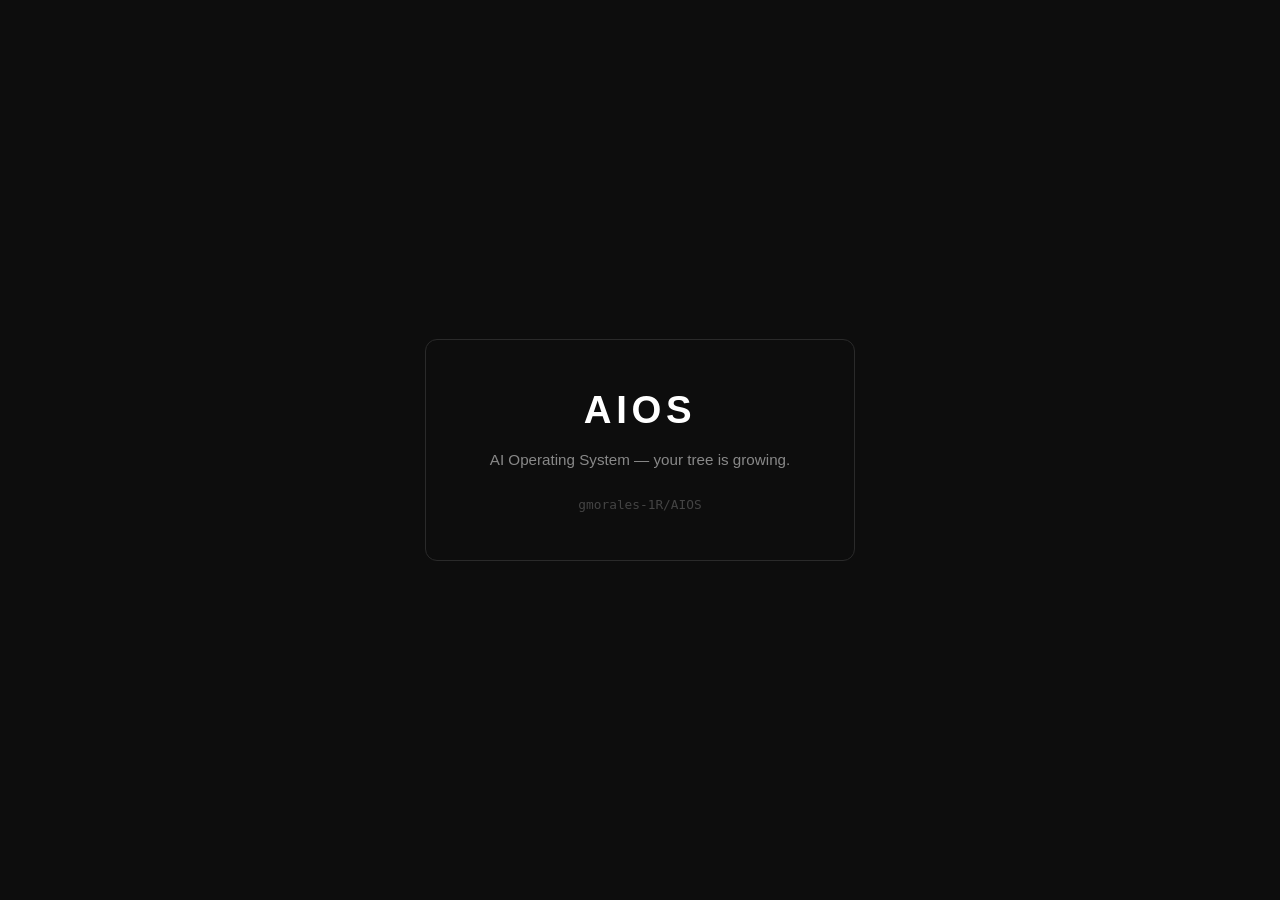
<file: index.html>
<!DOCTYPE html>
<html lang="en">
<head>
  <meta charset="UTF-8" />
  <meta name="viewport" content="width=device-width, initial-scale=1.0" />
  <title>AIOS</title>
  <style>
    * { box-sizing: border-box; margin: 0; padding: 0; }
    body {
      font-family: -apple-system, BlinkMacSystemFont, "Segoe UI", sans-serif;
      background: #0d0d0d;
      color: #e0e0e0;
      display: flex;
      align-items: center;
      justify-content: center;
      min-height: 100vh;
    }
    .card {
      border: 1px solid #2a2a2a;
      border-radius: 12px;
      padding: 48px 64px;
      text-align: center;
      max-width: 480px;
    }
    h1 { font-size: 2.4rem; letter-spacing: 0.12em; color: #fff; }
    p  { margin-top: 16px; color: #888; font-size: 0.95rem; line-height: 1.6; }
    .root { margin-top: 24px; font-size: 0.8rem; color: #444; font-family: monospace; }
  </style>
</head>
<body>
  <div class="card">
    <h1>AIOS</h1>
    <p>AI Operating System — your tree is growing.</p>
    <div class="root">gmorales-1R/AIOS</div>
  </div>
</body>
</html>
</file>
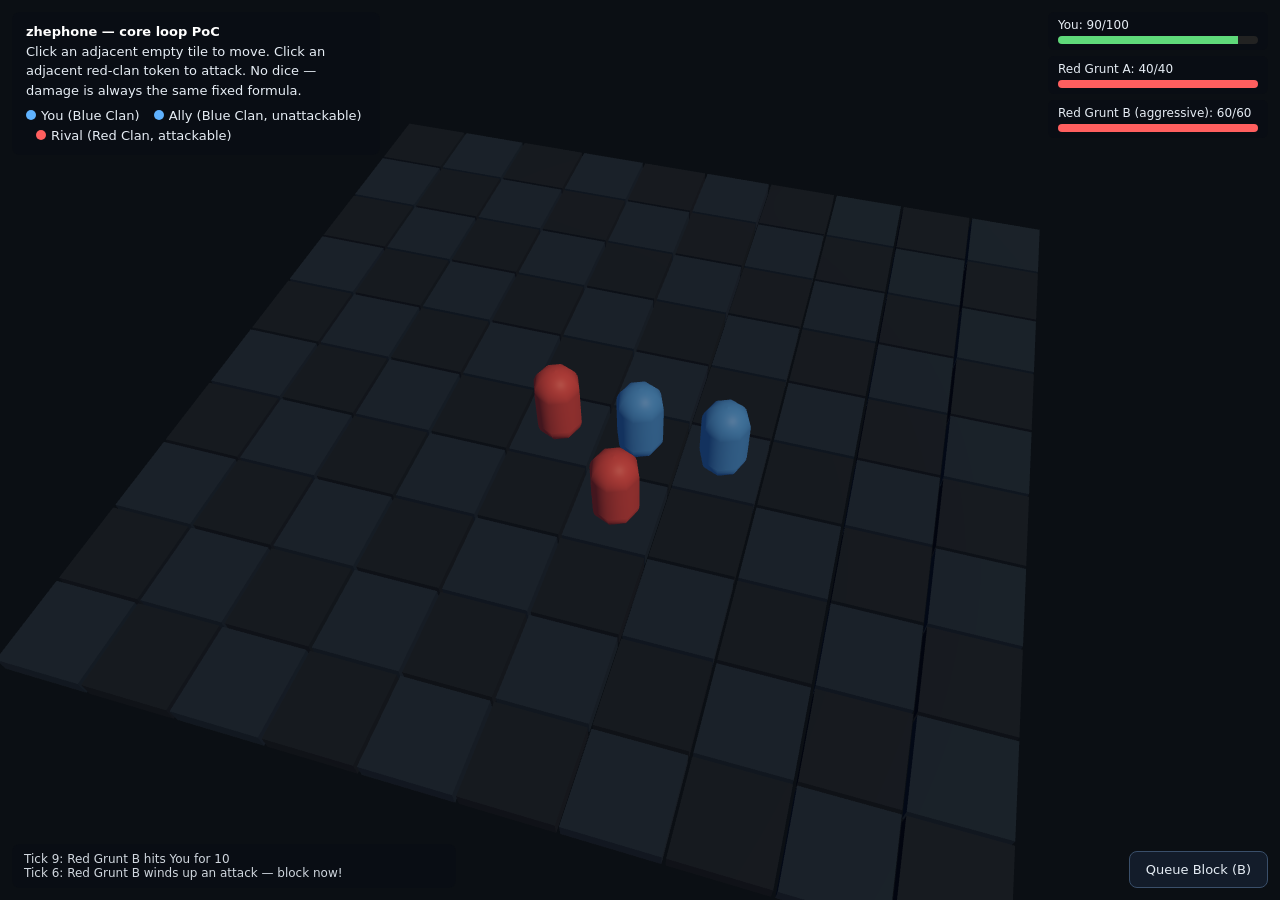
<file: games/zhephone/poc-core-loop/index.html>
<!doctype html>
<html lang="en">
<head>
<meta charset="utf-8" />
<meta name="viewport" content="width=device-width, initial-scale=1" />
<title>zhephone — core loop PoC</title>
<style>
  html, body { margin: 0; height: 100%; background: #0b0f14; overflow: hidden; font-family: system-ui, sans-serif; color: #e6edf5; }
  canvas { display: block; }
  #hud {
    position: fixed; top: 12px; left: 12px; z-index: 10;
    background: rgba(10, 14, 20, 0.75); padding: 10px 14px; border-radius: 8px;
    font-size: 13px; line-height: 1.5; max-width: 340px;
  }
  #hud b { color: #fff; }
  #legend span { display: inline-block; width: 10px; height: 10px; border-radius: 50%; margin-right: 5px; }
  #bars { position: fixed; top: 12px; right: 12px; z-index: 10; display: flex; flex-direction: column; gap: 6px; }
  .bar-row { background: rgba(10, 14, 20, 0.75); padding: 6px 10px; border-radius: 6px; font-size: 12px; width: 200px; }
  .bar-track { background: #222; border-radius: 4px; height: 8px; margin-top: 4px; overflow: hidden; }
  .bar-fill { height: 100%; background: #5fd97a; transition: width 0.15s; }
  .bar-fill.enemy { background: #ff5f5f; }
  #log {
    position: fixed; bottom: 12px; left: 12px; z-index: 10;
    background: rgba(10, 14, 20, 0.75); padding: 8px 12px; border-radius: 8px;
    font-size: 12px; width: 420px; max-height: 160px; overflow-y: auto;
  }
  #log div { opacity: 0.9; }
  #controls { position: fixed; bottom: 12px; right: 12px; z-index: 10; display: flex; gap: 8px; }
  button {
    background: rgba(20, 30, 45, 0.9); color: #e6edf5; border: 1px solid #3a4f6a;
    padding: 10px 16px; border-radius: 8px; font-size: 13px; font-family: inherit; cursor: pointer;
  }
  button:hover { background: rgba(40, 60, 90, 0.9); }
  button:active { transform: scale(0.96); }
  button.armed { background: #3d6fa8; border-color: #6fa8e0; }
</style>
</head>
<body>
<div id="hud">
  <div><b>zhephone — core loop PoC</b></div>
  <div>Click an adjacent empty tile to move. Click an adjacent red-clan token to attack. No dice — damage is always the same fixed formula.</div>
  <div id="legend" style="margin-top:6px">
    <span style="background:#5fb2ff"></span>You (Blue Clan)
    <span style="background:#5fb2ff;margin-left:10px"></span>Ally (Blue Clan, unattackable)
    <span style="background:#ff5f5f;margin-left:10px"></span>Rival (Red Clan, attackable)
  </div>
</div>
<div id="bars"></div>
<div id="log"></div>
<div id="controls">
  <button id="block-btn" type="button">Queue Block (B)</button>
</div>
<script type="importmap">
{
  "imports": {
    "three": "./vendor/three.module.js",
    "three/addons/controls/OrbitControls.js": "./vendor/OrbitControls.js"
  }
}
</script>
<script type="module" src="./main.js"></script>
</body>
</html>
</file>
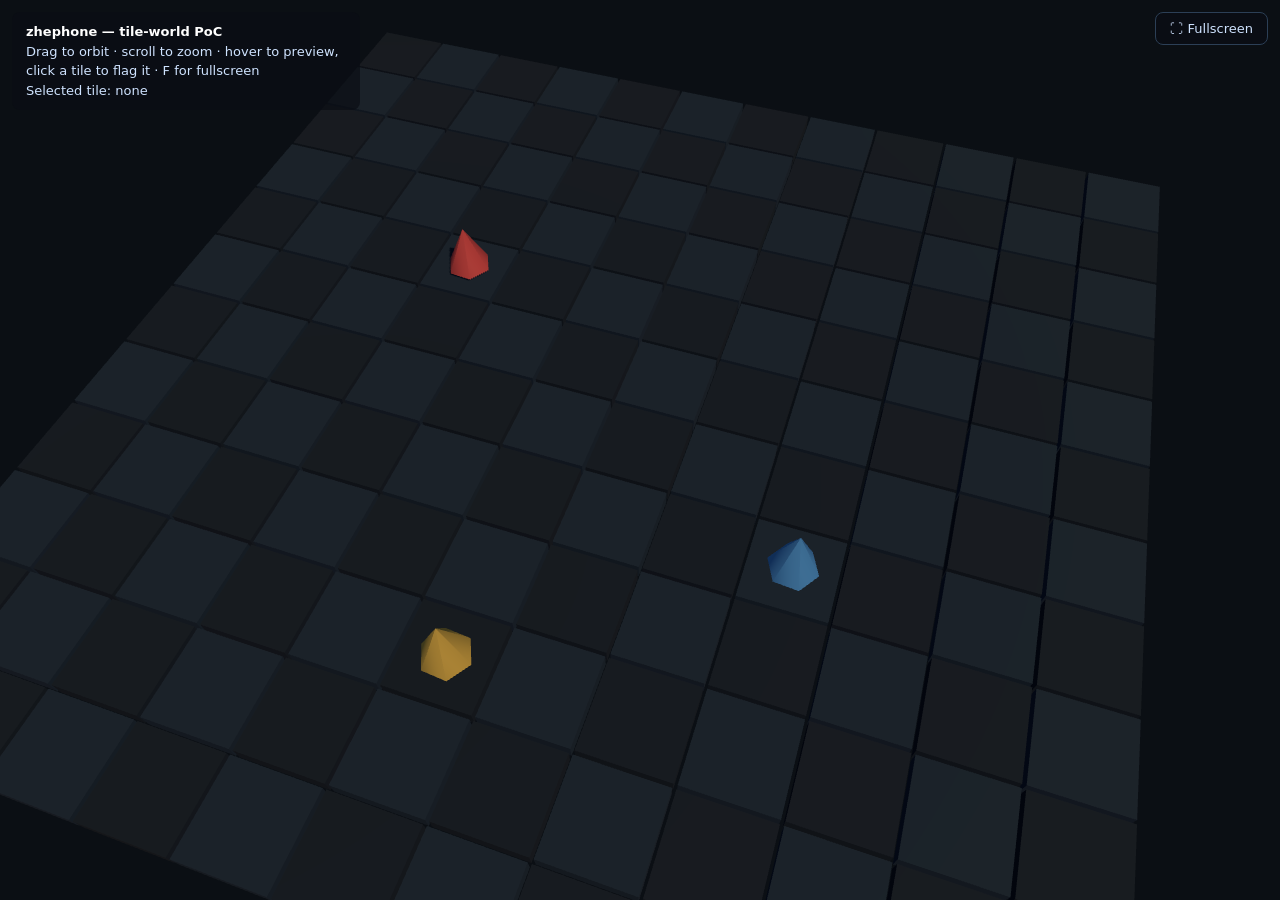
<file: games/zhephone/poc-threejs/index.html>
<!doctype html>
<html lang="en">
<head>
<meta charset="utf-8" />
<meta name="viewport" content="width=device-width, initial-scale=1" />
<title>zhephone — three.js tile-world PoC</title>
<style>
  html, body { margin: 0; height: 100%; background: #0b0f14; overflow: hidden; font-family: system-ui, sans-serif; }
  #hud {
    position: fixed; top: 12px; left: 12px; z-index: 10;
    color: #cfe3ff; background: rgba(10, 14, 20, 0.7);
    padding: 10px 14px; border-radius: 8px; font-size: 13px; line-height: 1.5;
    max-width: 320px; pointer-events: none;
  }
  #hud b { color: #fff; }
  canvas { display: block; }
  #fullscreen-btn {
    position: fixed; top: 12px; right: 12px; z-index: 10;
    color: #cfe3ff; background: rgba(10, 14, 20, 0.7); border: 1px solid #2c3f56;
    padding: 8px 14px; border-radius: 8px; font-size: 13px; font-family: inherit;
    cursor: pointer; transition: background 0.15s, transform 0.1s;
  }
  #fullscreen-btn:hover { background: rgba(30, 45, 65, 0.9); }
  #fullscreen-btn:active { transform: scale(0.96); }
</style>
</head>
<body>
<div id="hud">
  <div><b>zhephone — tile-world PoC</b></div>
  <div>Drag to orbit &middot; scroll to zoom &middot; hover to preview, click a tile to flag it &middot; F for fullscreen</div>
  <div id="selected">Selected tile: none</div>
</div>
<button id="fullscreen-btn" type="button">&#x26F6; Fullscreen</button>
<script type="importmap">
{
  "imports": {
    "three": "./vendor/three.module.js",
    "three/addons/controls/OrbitControls.js": "./vendor/OrbitControls.js"
  }
}
</script>
<script type="module" src="./main.js"></script>
</body>
</html>
</file>
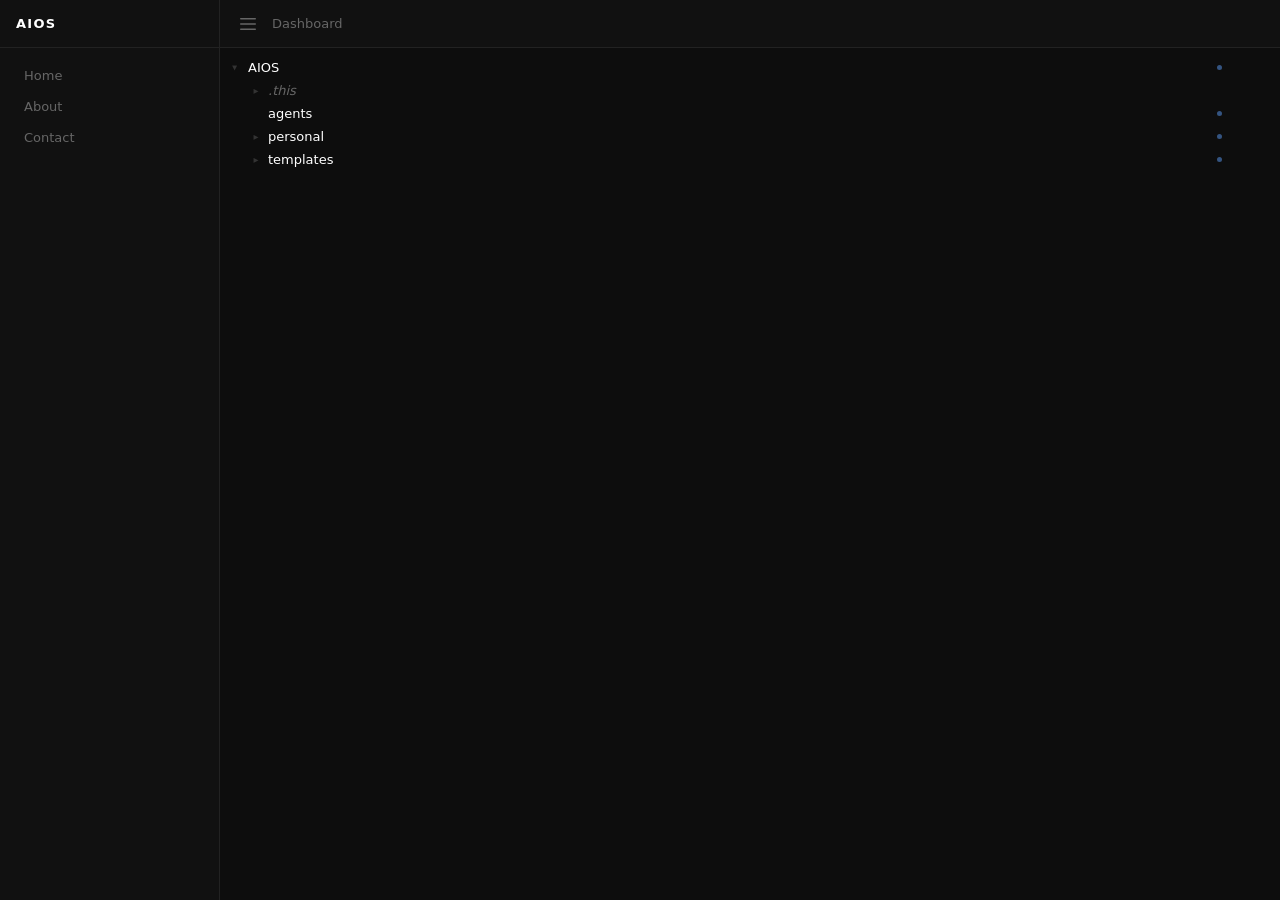
<file: .this/interfaces/dashboard.html>
<!DOCTYPE html>
<html lang="en">
<head>
<meta charset="UTF-8"/>
<meta name="viewport" content="width=device-width,initial-scale=1"/>
<title>AIOS Dashboard</title>
<style>
*,*::before,*::after{box-sizing:border-box;margin:0;padding:0}
:root{
  --bg:#0d0d0d;--surface:#111;--surface2:#161616;--border:#222;
  --text:#e0e0e0;--muted:#666;--dim:#333;--accent:#5b9cf6;--hover:#1a1a1a;
  --sidebar-w:220px;--panel-w:440px;--bar-h:48px;
}
html,body{height:100%;overflow:hidden}
body{font-family:-apple-system,BlinkMacSystemFont,"Segoe UI",system-ui,sans-serif;
  background:var(--bg);color:var(--text);font-size:14px}

/* layout */
.layout{display:flex;height:100vh}

/* sidebar */
.sidebar{width:var(--sidebar-w);background:var(--surface);
  border-right:1px solid var(--border);display:flex;flex-direction:column;
  flex-shrink:0;transition:width .22s ease;overflow:hidden}
.sidebar.collapsed{width:0;border-right:none}
.sb-header{height:var(--bar-h);display:flex;align-items:center;padding:0 16px;
  border-bottom:1px solid var(--border);font-weight:600;letter-spacing:.1em;
  color:#fff;font-size:13px;flex-shrink:0;white-space:nowrap}
.sb-nav{padding:12px 0;flex:1}
.sb-nav a{display:block;padding:8px 16px;color:var(--muted);text-decoration:none;
  font-size:13px;border-radius:6px;margin:0 8px;transition:background .1s,color .1s;
  white-space:nowrap}
.sb-nav a:hover{background:var(--hover);color:var(--text)}

/* main */
.main{flex:1;display:flex;flex-direction:column;overflow:hidden;min-width:0}
.topbar{height:var(--bar-h);display:flex;align-items:center;padding:0 16px;gap:12px;
  border-bottom:1px solid var(--border);background:var(--surface);flex-shrink:0}
.burger{background:none;border:none;color:var(--muted);cursor:pointer;padding:4px;
  display:flex;align-items:center;border-radius:4px;transition:color .1s,background .1s}
.burger:hover{color:var(--text);background:var(--hover)}
.topbar-title{font-size:13px;color:var(--muted)}

/* tree */
.tree-area{flex:1;overflow-y:auto;padding:8px 0}
.tree-children{display:none}
.tree-children.open{display:block}
.tree-row{display:flex;align-items:center;gap:4px;padding:3px 8px 3px 0;
  cursor:pointer;border-radius:4px;position:relative;user-select:none}
.tree-row:hover{background:var(--hover)}
.tree-row:hover .row-actions{opacity:1}
.chevron{flex-shrink:0;width:16px;height:16px;display:flex;align-items:center;
  justify-content:center;color:var(--dim);font-size:10px;transition:transform .15s}
.chevron.open{transform:rotate(90deg)}
.ch-spacer{width:16px;flex-shrink:0}
.node-name{flex:1;white-space:nowrap;overflow:hidden;text-overflow:ellipsis;
  font-size:13px;color:var(--text)}
.node-name.lit{color:#fff;font-weight:500}
.node-name.dot{color:var(--muted);font-style:italic}
.this-pip{width:5px;height:5px;border-radius:50%;background:var(--accent);
  flex-shrink:0;opacity:.5}
.row-actions{display:flex;gap:2px;opacity:0;transition:opacity .1s;flex-shrink:0}
.act{background:none;border:none;color:var(--muted);cursor:pointer;padding:2px 5px;
  border-radius:4px;font-size:12px;display:flex;align-items:center;
  transition:color .1s,background .1s;line-height:1}
.act:hover{color:var(--text);background:var(--border)}
.act.lit{color:var(--accent);opacity:.7}
.act.lit:hover{opacity:1}

/* panel */
.overlay{position:fixed;inset:0;background:rgba(0,0,0,.5);opacity:0;
  pointer-events:none;transition:opacity .2s;z-index:10}
.overlay.open{opacity:1;pointer-events:all}
.panel{position:fixed;top:0;right:0;width:var(--panel-w);height:100%;
  background:var(--surface);border-left:1px solid var(--border);
  display:flex;flex-direction:column;transform:translateX(100%);
  transition:transform .25s ease;z-index:11}
.panel.open{transform:translateX(0)}
.panel-head{height:var(--bar-h);display:flex;align-items:center;padding:0 16px;
  border-bottom:1px solid var(--border);gap:8px;flex-shrink:0}
.panel-path{flex:1;font-family:monospace;font-size:12px;color:var(--muted);
  white-space:nowrap;overflow:hidden;text-overflow:ellipsis}
.panel-x{background:none;border:none;color:var(--muted);cursor:pointer;
  font-size:16px;padding:4px;border-radius:4px;transition:color .1s;line-height:1}
.panel-x:hover{color:var(--text)}
.panel-body{flex:1;overflow-y:auto;padding:20px;line-height:1.65}

/* markdown */
.panel-body h1{font-size:1.25rem;margin-bottom:12px;color:#fff}
.panel-body h2{font-size:1rem;margin:20px 0 8px;color:#fff;
  border-bottom:1px solid var(--border);padding-bottom:4px}
.panel-body h3{font-size:.92rem;margin:16px 0 6px;color:#ddd}
.panel-body p{margin-bottom:10px;font-size:13px}
.panel-body ul,.panel-body ol{margin:0 0 10px 20px}
.panel-body li{margin:3px 0;font-size:13px}
.panel-body code{font-family:monospace;background:var(--surface2);padding:1px 5px;
  border-radius:3px;font-size:12px;color:#a8d8ff}
.panel-body pre{background:var(--surface2);padding:12px;border-radius:6px;
  overflow-x:auto;margin-bottom:12px;border:1px solid var(--border)}
.panel-body pre code{background:none;padding:0}
.panel-body table{border-collapse:collapse;width:100%;margin-bottom:12px;font-size:13px}
.panel-body th{background:var(--surface2);padding:6px 10px;text-align:left;
  border:1px solid var(--border);color:#ccc;font-weight:500}
.panel-body td{padding:5px 10px;border:1px solid var(--border)}
.panel-body strong{color:#fff;font-weight:600}
.panel-body em{color:#bbb}
.no-content{color:var(--muted);font-style:italic;font-size:13px}

/* scrollbar */
::-webkit-scrollbar{width:5px}
::-webkit-scrollbar-track{background:transparent}
::-webkit-scrollbar-thumb{background:var(--border);border-radius:3px}
::-webkit-scrollbar-thumb:hover{background:var(--dim)}
</style>
</head>
<body>
<div class="layout">
  <aside class="sidebar" id="sb">
    <div class="sb-header">AIOS</div>
    <nav class="sb-nav">
      <a href="#">Home</a>
      <a href="#">About</a>
      <a href="#">Contact</a>
    </nav>
  </aside>
  <div class="main">
    <div class="topbar">
      <button class="burger" id="burger" title="Toggle sidebar">
        <svg width="16" height="16" viewBox="0 0 16 16" fill="currentColor">
          <rect y="2"    width="16" height="1.5" rx=".75"/>
          <rect y="7.25" width="16" height="1.5" rx=".75"/>
          <rect y="12.5" width="16" height="1.5" rx=".75"/>
        </svg>
      </button>
      <span class="topbar-title">Dashboard</span>
    </div>
    <div class="tree-area" id="tree-area"></div>
  </div>
</div>

<div class="overlay" id="overlay"></div>
<div class="panel" id="panel">
  <div class="panel-head">
    <span class="panel-path" id="panel-path"></span>
    <button class="panel-x" id="panel-x">✕</button>
  </div>
  <div class="panel-body" id="panel-body"></div>
</div>

<script>
const TREE = {"name": "AIOS", "rel": "", "hasThis": true, "content": "# AIOS — Root\n\nAIOS is an AI Operating System: a hierarchical framework for defining, composing, and activating agents and modules through a structured tree of context nodes.\n\n## Node model\n\nEvery directory may contain a `this.md` (node entry point) and a `.this/` directory (optional facet expansion). See `/.this/node_structure.md` for the full contract: what `this.md` must cover, standard `.this/` facets, and the caching principle.\n\n## Root extras\n\n| File | When to load |\n|------|-------------|\n| `/.this/etiquette.md` | Always — behavioral patterns learned from past interactions |\n| `/.this/node_structure.md` | When creating or modifying any node |\n\n## Activation skill: `load-context`\n\nExecute before any other action when active paths are provided:\n\n1. This file is already loaded (root is always first).\n2. Load required root extras from the table above.\n3. For each active path, walk root → leaf loading `this.md` at each level in order.\n4. At each node, load any `.this/` facets declared as `required`; defer `optional` ones unless the task needs them.\n5. Context is assembled. Proceed.\n\nIf no active paths are provided, operate from root context only.\n\n## Conventions\n\n- Always update the parent's children table when adding or removing a node.\n- Keep upper-level nodes stable and concise — they are shared prefix for all nodes below them.\n- Prefer depth over breadth: a well-defined narrow node is better than a vague broad one.\n\n## Top-level nodes\n\n| Path | Purpose |\n|------|---------|\n| `agents/` | User-defined agent definitions |\n| `templates/` | Node type templates used by the steward |\n| `personal/` | Personal tools and knowledge namespace |\n\nSprout-internal agents live in `/.this/agents/`. `/index.md` is the curator-maintained tree map.\n", "children": [{"name": ".this", "rel": ".this", "hasThis": false, "content": "", "children": [{"name": "agents", "rel": ".this/agents", "hasThis": true, "content": "# .this/agents/\n\nPrefab framework agents. Internal to the sprout — do not modify unless extending the framework itself.\n\n| Agent | Role |\n|-------|------|\n| `archivist/` | Processes interaction logs into structured experience and behavioral patterns |\n| `curator/` | Maintains tree integrity, references, index, and convention compliance |\n| `steward/` | Guides node creation and modification, from need to scaffolded tree |\n", "children": [{"name": "archivist", "rel": ".this/agents/archivist", "hasThis": true, "content": "# .this/agents/archivist\n\nThe archivist converts raw interaction logs into structured experience and distills it into behavioral patterns for agents. It is part of the sprout.\n\n## Role\n\nKeep the tree's institutional memory clean, current, and actionable: process logs, extract signal, update etiquette, and keep the raw log small.\n\n## When to invoke\n\n- Periodically (e.g. after every N steward interactions, or on a schedule)\n- After any significant interaction that involved a conflict, negotiation, or unexpected outcome\n- Before a major tree restructuring, to capture current patterns first\n\n## How it works\n\nExecute these steps in order:\n\n1. **Read** `/.this/customer_interactions.log` — load all unprocessed entries\n2. **Detect** — identify entries that contain:\n   - A **conflict** (user pushed back, agent was corrected, expectation mismatch)\n   - A **resolution** (how the conflict was settled)\n   - A **compromise** (outcome that neither fully satisfied — note the tension)\n3. **Log** — append findings to `/.this/customer_experience.md` under the appropriate section\n4. **Trim** — remove the processed entries from `customer_interactions.log`; leave only entries not yet processed\n5. **Conclude** — review the full `customer_experience.md` and extract generalizable rules\n6. **Update** `/.this/etiquette.md`:\n   - Add new rules or strengthen existing ones based on conclusions\n   - Each rule gets at most **3 examples** — replace the weakest when a stronger one emerges\n   - Remove rules that are no longer supported by recent experience\n\n## What makes a good etiquette rule\n\n- Describes a recurring pattern, not a one-off\n- Is actionable (an agent reading it can change its behavior)\n- Is grounded in actual interactions, not assumptions\n\n## Active paths\n\n`/.this/agents/archivist`\n\n## Files owned\n\n| File | Role |\n|------|------|\n| `/.this/customer_interactions.log` | Source — read and trim |\n| `/.this/customer_experience.md` | Intermediate — structured findings |\n| `/.this/etiquette.md` | Output — behavioral rules for all agents |\n", "children": []}, {"name": "curator", "rel": ".this/agents/curator", "hasThis": true, "content": "# .this/agents/curator\n\nThe curator maintains the integrity and coherence of the AIOS node tree. It is part of the sprout — it ships with the framework and is available in any tree that grows from it.\n\n## Role\n\nKeep the tree self-consistent: references accurate, definitions current, structure aligned with root conventions, and the index reflecting reality.\n\n## When to invoke\n\n- After any structural change (new node, moved node, renamed node, promoted/demoted between `this.md` and `.this/`)\n- After root or upper-level conventions are updated, to propagate compliance downward\n- Periodically as a background trim\n\nOther agents should invoke the curator after operations that modify the tree structure.\n\n## Traversal strategy\n\nAlways breadth-first. Process all nodes at depth N before descending to depth N+1. This ensures parent consistency is established before children are evaluated against it.\n\n## What the curator does\n\n**Reference integrity**\n- Every node listed in a parent's `this.md` table must have a corresponding directory and `this.md`\n- Every existing child directory must be listed in its parent's `this.md` table\n- Fix discrepancies in place; log what was changed\n\n**Promotion / demotion**\n- If a `this.md` has grown beyond ~40 lines of meaningful content, flag it for promotion: move the detail into `.this/` and replace with a reference\n- If a `.this/` file is sparse or only referenced from one place, flag it for demotion back into `this.md`\n- Never auto-promote/demote without noting the change in the index\n\n**Index maintenance**\n- After each traversal, rewrite `/index.md` to reflect the current tree state\n- Each entry: path, one-line description (pulled from the node's first paragraph), and depth\n\n**Definition refresh**\n- If a node's `this.md` stub comment (`<!-- stub -->`) is still present, flag it as undefined\n- Surface a list of undefined nodes at the end of each run\n\n**Convention propagation**\n- Compare each node's `this.md` against active root and namespace-level conventions\n- Flag nodes that predate a convention change and may be non-compliant\n- Do not silently rewrite node content — surface findings for owner review\n\n## Active paths\n\n`/.this/agents/curator` (this node only — the curator loads the full tree itself during traversal)\n\n## Expansion\n\n`.this/skills.md` — breadth-first traversal implementation and per-check logic (to be defined)\n", "children": [{"name": ".this", "rel": ".this/agents/curator/.this", "hasThis": false, "content": "", "children": []}]}, {"name": "steward", "rel": ".this/agents/steward", "hasThis": true, "content": "# .this/agents/steward\n\nThe steward guides the creation and modification of nodes — from a stated need to a well-structured, correctly placed subtree. It is part of the sprout.\n\n## Role\n\nTranslate a user or agent need into a tree of nodes: choose the right template, scaffold the structure, fill in the definitions, and ensure the new nodes are registered with their parents.\n\n## When to invoke\n\n- When a new module, tool, namespace, or agent needs to be added to the tree\n- When an existing node needs structural revision (adding a layer, splitting, merging)\n- Before building anything — the steward defines the shape, then development follows\n\n## How it works\n\n1. **Understand the need** — ask clarifying questions until the scope is clear (one question at a time)\n2. **Select a template** — consult the catalog to find the closest matching node type\n3. **Propose the structure** — present the planned tree shape for owner confirmation before writing anything\n4. **Scaffold** — create directories, stub `this.md` files, and seed files per the template\n5. **Register** — update all parent `this.md` tables to include the new nodes\n6. **Hand off** — invoke the curator to verify integrity after scaffolding\n\n## Interaction logging\n\nEvery user interaction handled by the steward is appended to `/.this/customer_interactions.log` with a timestamp. This is best implemented via a Claude Code hook rather than inline — the hook fires after each session turn and appends the exchange.\n\n## Active paths\n\n`/.this/agents/steward`, `/templates`\n\n## Expansion\n\n`.this/catalog.md` — index of available templates with selection guidance (load when matching a need to a template)\n", "children": [{"name": ".this", "rel": ".this/agents/steward/.this", "hasThis": false, "content": "", "children": []}]}]}, {"name": "interfaces", "rel": ".this/interfaces", "hasThis": false, "content": "", "children": []}]}, {"name": "agents", "rel": "agents", "hasThis": true, "content": "# agents/\n\nUser-defined agent definitions. Add a child node here for any agent specific to your tree.\n\nPrefab framework agents (curator, steward, archivist) live in `/.this/agents/` and are internal to the sprout.\n\n## Expected child structure\n\n```\nagents/\n  <agent-name>/\n    this.md         ← role, active paths, behavioral constraints\n    .this/\n      skills.md     ← skills this agent can invoke\n      memory.md     ← agent-scoped persistent context (if any)\n```\n\n## Conventions for agent nodes\n\n- `this.md` must declare the agent's **role** (one sentence) and its **default active paths**.\n- An agent should only claim paths it genuinely needs in context — loading unnecessary nodes wastes context.\n- Behavioral constraints defined here (or inherited from parent nodes) take precedence over agent-level instructions.\n", "children": []}, {"name": "personal", "rel": "personal", "hasThis": true, "content": "# personal/\n\nThis is a personal namespace. Everything here exists to serve one person: its owner.\n\n## Purpose\n\nTo contain the tools and knowledge that support day-to-day life and long-term goals. The north star for anything built or operated under this namespace:\n\n- **Own your time** — protect it, account for it, spend it intentionally\n- **Health and fitness** — physical and mental wellbeing as a foundation, not an afterthought\n- **Efficiency and focus** — reduce friction, cut noise, stay on what matters\n- **Technology as leverage** — tools should quietly enhance life, not demand attention\n- **Mental unburden** — offload tasks, reminders, and chaos so the mind stays clear\n\n## Agent behavior in this namespace\n\nAgents operating here have the owner as their sole focus. When in doubt:\n- Reduce complexity, do not add it\n- Prefer calm and clarity over completeness\n- Surface only what is needed, when it is needed\n- Never optimize for the system — optimize for the person\n\n## What lives here\n\n| Node | Purpose |\n|------|---------|\n| `calendar/` | Time and scheduling |\n| `ToDo/` | Task and action management |\n\nMore nodes will be added as the namespace grows (health, finance, goals, knowledge, etc.).\n", "children": [{"name": "calendar", "rel": "personal/calendar", "hasThis": true, "content": "# calendar\n\nA minimal, modular calendar module. Manages time slots for its owner and exposes them to direct use, agents, and external integrations.\n\n## Domain concepts\n\n- **Entry** — the base unit: a time slot with a title, start, end, and status\n- **Status** — `proposed` (not yet committed), `confirmed` (firm), `cancelled`, `done`\n- **Recurrence** — entries may repeat on a schedule (daily, weekly, custom RRULE-style)\n- **Day types** — days are classified as workday, weekend, or holiday; scheduling logic respects this\n- **Priority** — entries carry a priority level to resolve conflicts and guide agent scheduling\n\n## Modularity principle\n\nEach layer is independently replaceable. Swapping the CSV backend for Postgres, or the MCP interface for a REST API, must not require changes to other layers. The `code/` layer is the only one that touches `db/` directly — interfaces go through code.\n\n## Structure\n\n| Node | Role |\n|------|------|\n| `db/` | Storage layer — currently CSV, replaceable |\n| `code/` | Core logic — the only layer that reads/writes db |\n| `interfaces/` | Consumers — web UI, REST API, MCP tool |\n| `tests/` | Test suite |\n\n## What agents should know\n\n- Read entries via the interfaces, not directly from `db/`\n- When proposing a new entry, set status `proposed` — never `confirmed` without owner acknowledgment\n- Respect day types: do not schedule over holidays or outside workday bounds unless explicitly asked\n- Recurring entries are expanded at query time, not stored as individual rows\n", "children": [{"name": "code", "rel": "personal/calendar/code", "hasThis": true, "content": "# calendar/code\n\n<!-- stub -->\n", "children": [{"name": "lib", "rel": "personal/calendar/code/lib", "hasThis": false, "content": "", "children": []}, {"name": "src", "rel": "personal/calendar/code/src", "hasThis": false, "content": "", "children": []}]}, {"name": "db", "rel": "personal/calendar/db", "hasThis": true, "content": "# calendar/db\n\n<!-- stub -->\n", "children": []}, {"name": "interfaces", "rel": "personal/calendar/interfaces", "hasThis": true, "content": "# calendar/interfaces\n\n<!-- stub -->\n", "children": [{"name": "api", "rel": "personal/calendar/interfaces/api", "hasThis": true, "content": "# calendar/interfaces/api\n\n<!-- stub -->\n", "children": []}, {"name": "mcp", "rel": "personal/calendar/interfaces/mcp", "hasThis": true, "content": "# calendar/interfaces/mcp\n\n<!-- stub -->\n", "children": []}, {"name": "web", "rel": "personal/calendar/interfaces/web", "hasThis": true, "content": "# calendar/interfaces/web\n\n<!-- stub -->\n", "children": []}]}, {"name": "tests", "rel": "personal/calendar/tests", "hasThis": false, "content": "", "children": []}]}, {"name": "ToDo", "rel": "personal/ToDo", "hasThis": true, "content": "# ToDo\n\n<!-- stub -->\n", "children": [{"name": "code", "rel": "personal/ToDo/code", "hasThis": true, "content": "# ToDo/code\n\n<!-- stub -->\n", "children": [{"name": "lib", "rel": "personal/ToDo/code/lib", "hasThis": false, "content": "", "children": []}, {"name": "src", "rel": "personal/ToDo/code/src", "hasThis": false, "content": "", "children": []}]}, {"name": "db", "rel": "personal/ToDo/db", "hasThis": true, "content": "# ToDo/db\n\n<!-- stub -->\n", "children": []}, {"name": "integrations", "rel": "personal/ToDo/integrations", "hasThis": true, "content": "# ToDo/integrations\n\n<!-- stub -->\n", "children": [{"name": "calendar", "rel": "personal/ToDo/integrations/calendar", "hasThis": true, "content": "# ToDo/integrations/calendar\n\n<!-- stub -->\n", "children": []}]}, {"name": "interfaces", "rel": "personal/ToDo/interfaces", "hasThis": true, "content": "# ToDo/interfaces\n\n<!-- stub -->\n", "children": [{"name": "api", "rel": "personal/ToDo/interfaces/api", "hasThis": true, "content": "# ToDo/interfaces/api\n\n<!-- stub -->\n", "children": []}, {"name": "mcp", "rel": "personal/ToDo/interfaces/mcp", "hasThis": true, "content": "# ToDo/interfaces/mcp\n\n<!-- stub -->\n", "children": []}, {"name": "web", "rel": "personal/ToDo/interfaces/web", "hasThis": true, "content": "# ToDo/interfaces/web\n\n<!-- stub -->\n", "children": []}]}, {"name": "tests", "rel": "personal/ToDo/tests", "hasThis": false, "content": "", "children": []}]}]}, {"name": "templates", "rel": "templates", "hasThis": true, "content": "# templates/\n\nSprout-level node type templates. Each child defines a reusable structure that the architect agent instantiates when scaffolding new nodes.\n\n## What a template is\n\nA template is a prescriptive pattern — it defines the expected directory structure, required files, stub content, and key `this.md` sections for a class of node. Templates are guides, not rigid schemas: a node may omit layers it does not need, but must document why.\n\n## What lives here\n\n| Template | Purpose |\n|----------|---------|\n| `app/` | Self-contained module with data, logic, and interfaces |\n", "children": [{"name": "app", "rel": "templates/app", "hasThis": true, "content": "# template: app\n\nA self-contained module with persistent data, core logic, and one or more interfaces. Use for tools that manage a domain of information and expose it to users, agents, or external integrations.\n\n**Examples in this tree**: `personal/calendar`, `personal/ToDo`\n\n## Structure\n\n```\n<name>/\n  this.md                  ← module identity, domain concepts, modularity principle, agent rules\n  db/\n    this.md                ← storage layer description\n    schema.md              ← field definitions, types, enums\n    <name>.csv             ← primary data (headers only at creation)\n    log.csv                ← change log (headers only at creation)\n    counter.txt            ← last assigned integer ID, starts at 0\n  code/\n    this.md                ← entry points, architecture notes\n    main.py                ← executable entry point\n    requirements.txt       ← dependencies\n    src/\n      __init__.py\n    lib/\n      __init__.py\n  interfaces/\n    this.md                ← which interfaces exist and their role\n    web/\n      this.md\n    api/\n      this.md\n    mcp/\n      this.md\n  integrations/            ← optional; add only when an integration exists or is planned\n    this.md\n    <target>/\n      this.md\n  tests/\n    .gitkeep\n```\n\n## Required this.md sections for the root node\n\n- **Domain concepts** — the entities this module manages, their fields and status enums\n- **Modularity principle** — which layers are independently replaceable and the rule about interfaces never touching db directly\n- **Structure table** — one row per child directory with its role\n- **What agents should know** — behavioral rules specific to this module (e.g. proposed vs confirmed, respect for day types)\n\n## Key conventions\n\n- `db/` is only accessed by `code/` — interfaces go through code, never directly to db\n- IDs are integers managed via `counter.txt` — never derive next ID from the CSV\n- `integrations/` is omitted until an integration is real or actively planned\n- Each layer is replaceable (e.g. CSV → Postgres) without touching other layers\n", "children": []}]}]};

// ── persistence ────────────────────────────────
const openSet = new Set(JSON.parse(localStorage.getItem('aios_open') || '[]'));
const save    = () => localStorage.setItem('aios_open', JSON.stringify([...openSet]));

// ── sidebar ────────────────────────────────────
const sb     = document.getElementById('sb');
const burger = document.getElementById('burger');
const setSB  = open => { sb.classList.toggle('collapsed', !open); localStorage.setItem('aios_sb', open?'1':'0'); };
burger.addEventListener('click', () => setSB(sb.classList.contains('collapsed')));
setSB(localStorage.getItem('aios_sb') !== '0');

// ── panel ──────────────────────────────────────
const overlay   = document.getElementById('overlay');
const panel     = document.getElementById('panel');
const panelPath = document.getElementById('panel-path');
const panelBody = document.getElementById('panel-body');

const openPanel = node => {
  panelPath.textContent = node.rel ? '/'+node.rel : '/';
  panelBody.innerHTML   = renderMd(node.content);
  panel.classList.add('open'); overlay.classList.add('open');
};
const closePanel = () => { panel.classList.remove('open'); overlay.classList.remove('open'); };
document.getElementById('panel-x').addEventListener('click', closePanel);
overlay.addEventListener('click', closePanel);

// ── markdown ───────────────────────────────────
const esc = s => s.replace(/&/g,'&amp;').replace(/</g,'&lt;').replace(/>/g,'&gt;');

function inline(s) {
  s = esc(s);
  s = s.replace(/`([^`]+)`/g,        '<code>$1</code>');
  s = s.replace(/\*\*([^*]+)\*\*/g,  '<strong>$1</strong>');
  s = s.replace(/\*([^*]+)\*/g,      '<em>$1</em>');
  s = s.replace(/\[([^\]]+)\]\(([^)]+)\)/g, '<a href="$2">$1</a>');
  return s;
}

function renderMd(md) {
  if (!md || !md.trim()) return '<p class="no-content">No this.md defined.</p>';

  // extract code blocks
  const blocks = [];
  md = md.replace(/```[^\n]*\n([\s\S]*?)```/g, (_, code) => {
    blocks.push(`<pre><code>${esc(code.trim())}</code></pre>`);
    return `<!--CB:${blocks.length-1}-->`;
  });

  const lines = md.split('\n');
  const out   = [];
  let i = 0;

  while (i < lines.length) {
    const l = lines[i];

    // code block placeholder
    if (/^<!--CB:\d+-->$/.test(l.trim())) {
      out.push(blocks[+l.match(/\d+/)[0]]);
      i++; continue;
    }

    // table
    if (l.includes('|') && l.trim().startsWith('|')) {
      const rows = [];
      while (i < lines.length && lines[i].includes('|')) { rows.push(lines[i]); i++; }
      const data = rows.filter(r => !/^\s*\|[-:\s|]+\|\s*$/.test(r));
      if (data.length) {
        let t = '<table>';
        data.forEach((r,ri) => {
          const cells = r.split('|').slice(1,-1);
          const tag   = ri===0 ? 'th' : 'td';
          t += '<tr>'+cells.map(c=>`<${tag}>${inline(c.trim())}</${tag}>`).join('')+'</tr>';
        });
        out.push(t+'</table>');
      }
      continue;
    }

    // list
    if (/^\s*[-*+] /.test(l)) {
      const items = [];
      while (i < lines.length && /^\s*[-*+] /.test(lines[i]))
        items.push(`<li>${inline(lines[i++].replace(/^\s*[-*+] /,''))}</li>`);
      out.push('<ul>'+items.join('')+'</ul>'); continue;
    }

    // headings
    const h = l.match(/^(#{1,3}) (.+)/);
    if (h) { out.push(`<h${h[1].length}>${inline(h[2])}</h${h[1].length}>`); i++; continue; }

    // blank
    if (!l.trim()) { i++; continue; }

    // comment / html passthrough
    if (l.startsWith('<') || l.startsWith('<!--')) { out.push(l); i++; continue; }

    // paragraph — gather until blank or structural line
    const para = [];
    while (i < lines.length) {
      const cur = lines[i];
      if (!cur.trim() || cur.match(/^#+/) || cur.includes('|') || /^\s*[-*+] /.test(cur) || cur.startsWith('<')) break;
      para.push(cur); i++;
    }
    if (para.length) out.push(`<p>${inline(para.join(' '))}</p>`);
  }

  return out.join('\n');
}

// ── icons ──────────────────────────────────────
const ICON_ADD  = `<svg width="11" height="11" viewBox="0 0 11 11" fill="currentColor"><path d="M4.75 0v4.75H0v1.5h4.75V11h1.5V6.25H11v-1.5H6.25V0z"/></svg>`;
const ICON_FIND = `<svg width="13" height="13" viewBox="0 0 13 13" fill="none" stroke="currentColor" stroke-width="1.5" stroke-linecap="round"><circle cx="5.5" cy="5.5" r="4"/><line x1="8.5" y1="8.5" x2="12" y2="12"/></svg>`;

// ── tree ───────────────────────────────────────
function renderNode(node, depth, container) {
  const row = document.createElement('div');
  row.className = 'tree-row';
  row.style.paddingLeft = (depth * 20 + 8) + 'px';

  const hasKids = node.children && node.children.length > 0;
  const isOpen  = openSet.has(node.rel);

  // chevron / spacer
  const chev = document.createElement('span');
  chev.className = hasKids ? 'chevron' + (isOpen ? ' open' : '') : 'ch-spacer';
  if (hasKids) chev.innerHTML = '&#9656;';
  row.appendChild(chev);

  // name
  const nm = document.createElement('span');
  nm.className = 'node-name' + (node.hasThis ? ' lit' : '') + (node.name.startsWith('.') ? ' dot' : '');
  nm.textContent = node.name;
  row.appendChild(nm);

  // pip
  if (node.hasThis) {
    const pip = document.createElement('span');
    pip.className = 'this-pip';
    row.appendChild(pip);
  }

  // actions (right-aligned via flex:1 on name)
  const acts = document.createElement('div');
  acts.className = 'row-actions';

  const addBtn = document.createElement('button');
  addBtn.className = 'act';
  addBtn.title     = 'Add child node';
  addBtn.innerHTML = ICON_ADD;
  addBtn.onclick   = e => e.stopPropagation();
  acts.appendChild(addBtn);

  const viewBtn = document.createElement('button');
  viewBtn.className = 'act' + (node.hasThis ? ' lit' : '');
  viewBtn.title     = node.hasThis ? 'View this.md' : 'No this.md';
  viewBtn.innerHTML = ICON_FIND;
  viewBtn.onclick   = e => { e.stopPropagation(); openPanel(node); };
  acts.appendChild(viewBtn);

  row.appendChild(acts);

  // children container
  let childrenEl = null;
  if (hasKids) {
    childrenEl = document.createElement('div');
    childrenEl.className = 'tree-children' + (isOpen ? ' open' : '');
    node.children.forEach(c => renderNode(c, depth + 1, childrenEl));

    row.onclick = () => {
      const nowOpen = !childrenEl.classList.contains('open');
      nowOpen ? openSet.add(node.rel) : openSet.delete(node.rel);
      save();
      chev.classList.toggle('open', nowOpen);
      childrenEl.classList.toggle('open', nowOpen);
    };
  }

  container.appendChild(row);
  if (childrenEl) container.appendChild(childrenEl);
}

// render & auto-expand root on first visit
const area = document.getElementById('tree-area');
renderNode(TREE, 0, area);
if (!openSet.has('')) {
  openSet.add(''); save();
  area.querySelector('.chevron').classList.add('open');
  area.querySelector('.tree-children').classList.add('open');
}
</script>
</body>
</html>
</file>
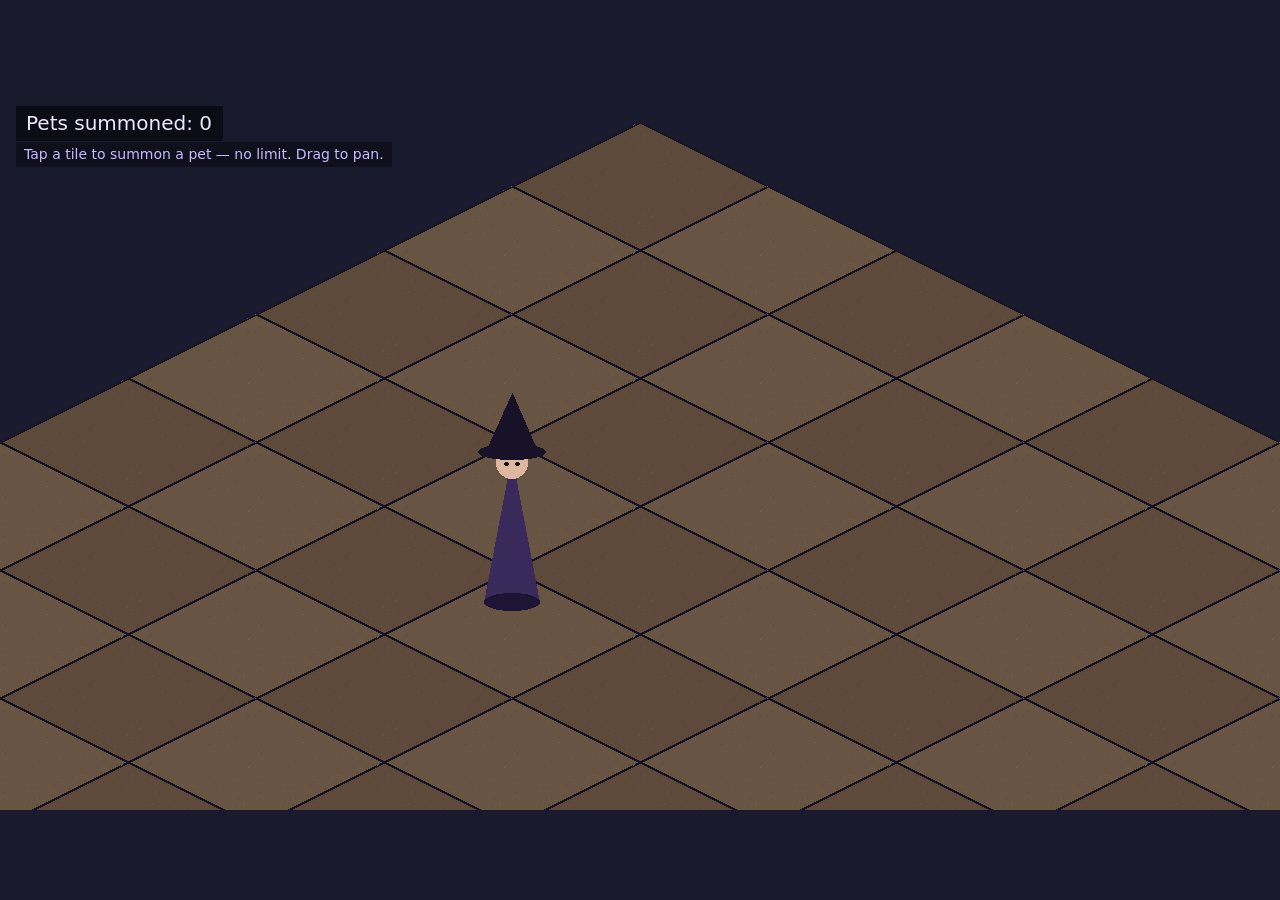
<file: games/bones/files/game.html>
<!DOCTYPE html>
<html lang="en">
<head>
  <meta charset="UTF-8">
  <meta name="viewport" content="width=device-width, initial-scale=1.0, user-scalable=no">
  <title>Bones</title>
  <style>
    * { margin: 0; padding: 0; box-sizing: border-box; }
    html, body { width: 100%; height: 100%; background: #1a1a2e; overflow: hidden; }
    canvas { display: block; }
  </style>
</head>
<body>
  <script src="js/phaser.min.js"></script>
  <script src="js/game.js"></script>
</body>
</html>
</file>
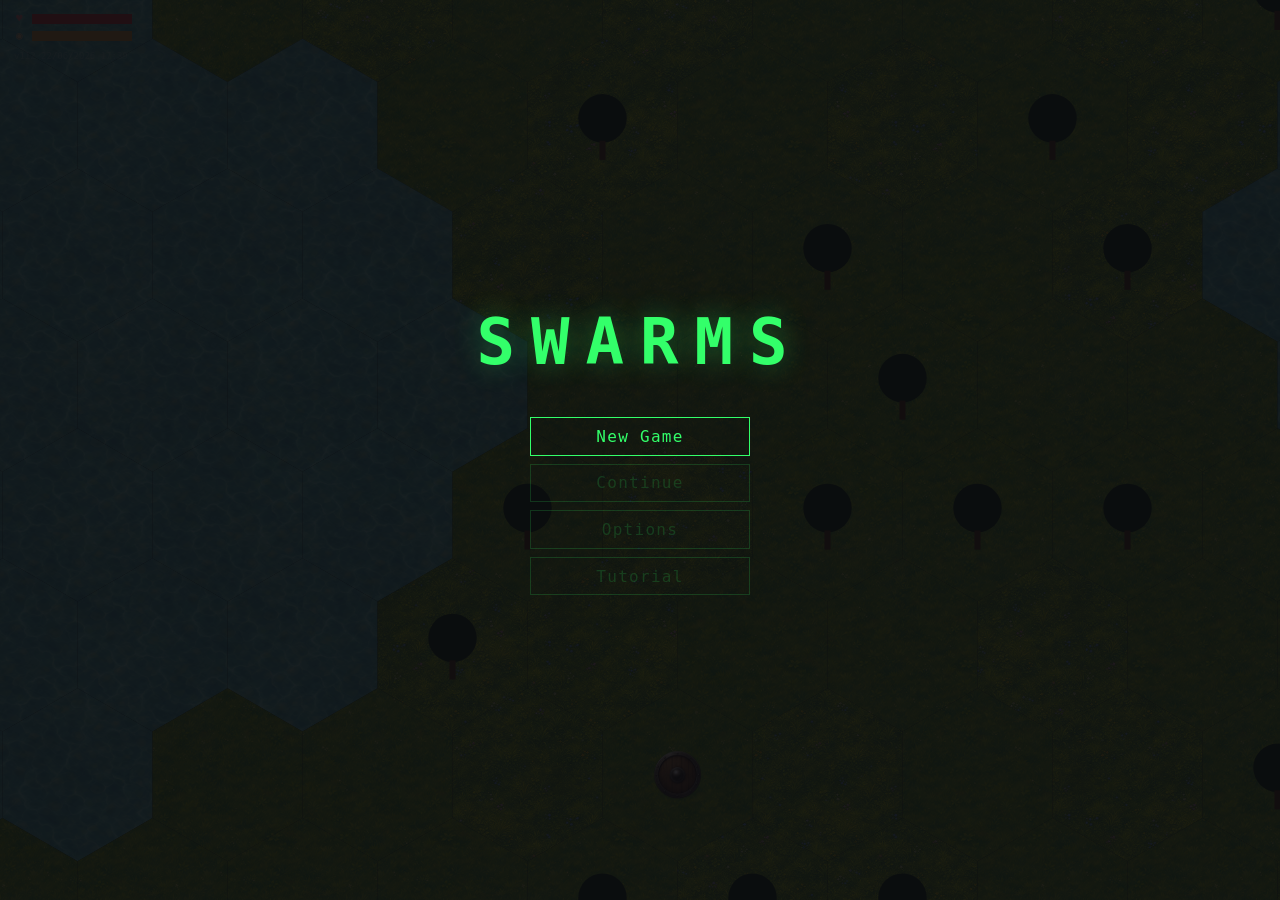
<file: games/swarms/files/game.html>
<!DOCTYPE html>
<html lang="en">
<head>
  <meta charset="UTF-8" />
  <meta name="viewport"
        content="width=device-width, initial-scale=1.0, maximum-scale=1.0, user-scalable=no" />
  <title>Swarms</title>
  <link rel="stylesheet" href="css/style.css" />
</head>
<body>
  <canvas id="game"></canvas>

  <!-- Start screen -->
  <div id="start-screen" class="screen">
    <h1 class="game-title">SWARMS</h1>
    <div class="menu">
      <button class="menu-btn" id="btn-new-game">New Game</button>
      <button class="menu-btn" id="btn-continue" disabled>Continue</button>
      <button class="menu-btn" disabled>Options</button>
      <button class="menu-btn" disabled>Tutorial</button>
    </div>
  </div>

  <!-- Pause screen -->
  <div id="pause-screen" class="screen hidden">
    <div class="menu">
      <p class="screen-label">PAUSED</p>
      <button class="menu-btn" id="btn-resume">Resume</button>
      <button class="menu-btn" id="btn-save">Save Game</button>
      <button class="menu-btn" id="btn-back-menu">Back to Menu</button>
    </div>
  </div>

  <!-- Confirm dialog -->
  <div id="confirm-screen" class="screen hidden">
    <div class="dialog">
      <p class="dialog-msg">Unsaved progress will be lost.<br>Return to main menu?</p>
      <div class="dialog-btns">
        <button class="menu-btn warn" id="btn-confirm-yes">Leave</button>
        <button class="menu-btn"      id="btn-confirm-no">Cancel</button>
      </div>
    </div>
  </div>

  <!-- Death screen -->
  <div id="dead-screen" class="screen hidden">
    <h2 class="dead-title">u ded</h2>
    <div class="menu">
      <button class="menu-btn" id="btn-reload-save">Reload Last Save</button>
      <button class="menu-btn" id="btn-dead-new-game">New Game</button>
      <button class="menu-btn" id="btn-dead-menu">Back to Menu</button>
    </div>
  </div>

  <!-- Save toast -->
  <div id="save-toast" class="toast hidden"></div>

  <!-- In-game hamburger toggle (hidden on start screen) -->
  <button id="btn-menu-toggle" class="hud-btn hidden">&#9776;</button>

  <!-- Inventory bar (hidden until game starts) -->
  <div id="action-bar" class="hidden">
    <div id="inv-slots">
      <div class="inv-slot" data-slot="0"><span class="slot-num">1</span></div>
      <div class="inv-slot" data-slot="1"><span class="slot-num">2</span></div>
      <div class="inv-slot" data-slot="2"><span class="slot-num">3</span></div>
      <div class="inv-slot" data-slot="3"><span class="slot-num">4</span></div>
      <div class="inv-slot" data-slot="4"><span class="slot-num">5</span></div>
    </div>
  </div>

  <!-- Action column — right side vertical strip (hidden until game starts) -->
  <div id="action-column" class="hidden">
    <button class="action-btn" id="act-melee"    disabled><img src="assets/buttons/melee.png"   alt="melee"></button>
    <button class="action-btn" id="act-defend"   disabled><img src="assets/buttons/defense.png" alt="defend"></button>
    <button class="action-btn" id="act-range"    disabled><img src="assets/buttons/range.png"   alt="range"></button>
    <button class="action-btn" id="act-interact" disabled><img src="assets/buttons/use.png"     alt="use"></button>
  </div>

  <script type="module" src="js/game.js"></script>
</body>
</html>
</file>
<file: games/swarms/files/css/style.css>
* { margin: 0; padding: 0; box-sizing: border-box; user-select: none; -webkit-user-select: none; }

html, body {
  width: 100%; height: 100%;
  overflow: hidden;
  background: #0a0a0f;
}

#game {
  display: block;
  position: fixed;
  top: 0; left: 0;
  touch-action: none;
  background: #0a0a0f;
  will-change: transform;
}

/* ---- screens ---- */
.screen {
  position: fixed;
  inset: 0;
  display: flex;
  flex-direction: column;
  align-items: center;
  justify-content: center;
  background: rgba(10, 10, 15, 0.90);
  z-index: 20;
}
.screen.hidden { display: none; }

.game-title {
  font-family: monospace;
  font-size: clamp(2.2rem, 8vw, 4rem);
  color: #33ff6a;
  letter-spacing: 0.25em;
  margin-bottom: 2.4rem;
  text-shadow: 0 0 28px #33ff6a55;
}

.dead-title {
  font-family: monospace;
  font-size: clamp(2.8rem, 12vw, 5.5rem);
  color: #ff4040;
  letter-spacing: 0.18em;
  margin-bottom: 2.4rem;
  text-shadow: 0 0 36px #ff404077;
}

.screen-label {
  font-family: monospace;
  font-size: 1.1rem;
  color: #33ff6a66;
  letter-spacing: 0.35em;
  margin-bottom: 1.4rem;
}

/* ---- menus ---- */
.menu {
  display: flex;
  flex-direction: column;
  align-items: center;
  gap: 0.5rem;
}

.menu-btn {
  font-family: monospace;
  font-size: 1rem;
  background: transparent;
  border: 1px solid #33ff6a;
  color: #33ff6a;
  padding: 0.55em 0;
  min-width: 220px;
  cursor: pointer;
  letter-spacing: 0.08em;
  transition: background 0.12s, color 0.12s;
}
.menu-btn:hover:not(:disabled) {
  background: #33ff6a1a;
  color: #7fffaa;
}
.menu-btn:disabled {
  border-color: #33ff6a2a;
  color: #33ff6a2a;
  cursor: default;
}
.menu-btn.warn {
  border-color: #ff5555;
  color: #ff5555;
}
.menu-btn.warn:hover:not(:disabled) {
  background: #ff55551a;
  color: #ff8888;
}

/* ---- confirm dialog ---- */
.dialog {
  border: 1px solid #33ff6a33;
  padding: 2rem 2.5rem;
  background: rgba(0,0,0,0.6);
  text-align: center;
  max-width: 340px;
}
.dialog-msg {
  font-family: monospace;
  font-size: 0.95rem;
  color: #aaffcc;
  line-height: 1.7;
  margin-bottom: 1.4rem;
}
.dialog-btns {
  display: flex;
  gap: 1rem;
  justify-content: center;
}
.dialog-btns .menu-btn { min-width: 110px; }

/* ---- in-game HUD button ---- */
.hud-btn {
  position: fixed;
  top: 12px; right: 14px;
  font-size: 1.1rem;
  background: rgba(0,0,0,0.55);
  border: 1px solid #33ff6a55;
  color: #33ff6a;
  padding: 0.25em 0.55em;
  cursor: pointer;
  z-index: 15;
  font-family: monospace;
  transition: background 0.12s;
}
.hud-btn:hover { background: rgba(51,255,106,0.1); }
.hud-btn.hidden { display: none; }

/* ---- inventory bar (bottom, slots only) ---- */
#action-bar {
  position: fixed;
  bottom: 0; left: 0;
  display: flex;
  align-items: center;
  padding: 8px 10px;
  background: rgba(0, 0, 0, 0.82);
  border-top: 1px solid #33ff6a22;
  border-right: 1px solid #33ff6a22;
  z-index: 10;
}
#action-bar.hidden { display: none; }

#inv-slots {
  display: flex;
  gap: 5px;
}

.inv-slot {
  position: relative;
  width:  clamp(36px, 10vw, 48px);
  height: clamp(36px, 10vw, 48px);
  border: 1px solid #33ff6a33;
  background: rgba(0, 0, 0, 0.5);
  flex-shrink: 0;
  cursor: default;
}
.inv-slot.filled   { border-color: #33ff6a88; cursor: pointer; }
.inv-slot.equipped { border-color: #ffe600; box-shadow: 0 0 7px #ffe60055; cursor: pointer; }

.slot-num {
  position: absolute;
  top: 2px; left: 4px;
  font-family: monospace;
  font-size: 0.6rem;
  color: #33ff6a33;
  line-height: 1;
  pointer-events: none;
  z-index: 1;
}

/* item icon wrapper inside each slot */
.slot-icon {
  position: absolute;
  inset: 5px;
  pointer-events: none;
}
.slot-icon img {
  width: 100%;
  height: 100%;
  object-fit: contain;
  display: block;
}

/* clock-style timer arc overlay */
.slot-timer {
  position: absolute;
  top: 0; left: 0;
  width: 100%; height: 100%;
  pointer-events: none;
  z-index: 3;
}

/* apple stack count badge */
.slot-count {
  position: absolute;
  bottom: 2px; right: 3px;
  font-family: monospace;
  font-size: clamp(0.55rem, 2vw, 0.7rem);
  color: #fff;
  line-height: 1;
  pointer-events: none;
  text-shadow: 0 1px 3px #000;
  z-index: 2;
}

/* ---- action column (right side, vertical) ---- */
#action-column {
  position: fixed;
  right: 0; bottom: 0;
  display: flex;
  flex-direction: column;
  align-items: center;
  gap: 5px;
  padding: 8px;
  background: rgba(0, 0, 0, 0.82);
  border-top: 1px solid #33ff6a22;
  border-left: 1px solid #33ff6a22;
  z-index: 11;
}
#action-column.hidden { display: none; }

.action-btn {
  width:  clamp(36px, 10vw, 48px);
  height: clamp(36px, 10vw, 48px);
  padding: 4px;
  background: rgba(0, 0, 0, 0.5);
  border: 1px solid #33ff6a;
  cursor: pointer;
  transition: background 0.1s, border-color 0.1s;
  flex-shrink: 0;
  display: flex;
  align-items: center;
  justify-content: center;
}
.action-btn img {
  width: 100%;
  height: 100%;
  object-fit: contain;
  display: block;
  opacity: 0.92;
  pointer-events: none;
}
.action-btn:hover:not(:disabled) {
  background: rgba(51, 255, 106, 0.12);
}
.action-btn:disabled {
  border-color: #33ff6a22;
  cursor: default;
}
.action-btn:disabled img {
  opacity: 0.22;
}

/* ---- save toast (top-center, clear of all UI) ---- */
.toast {
  position: fixed;
  top: 52px; left: 50%;
  transform: translateX(-50%);
  font-family: monospace;
  font-size: 0.8rem;
  color: #33ff6a;
  background: rgba(0,0,0,0.72);
  border: 1px solid #33ff6a33;
  padding: 0.35em 1em;
  z-index: 30;
  transition: opacity 0.5s;
  white-space: nowrap;
}
.toast.hidden  { display: none; }
.toast.fading  { opacity: 0; }
</file>
